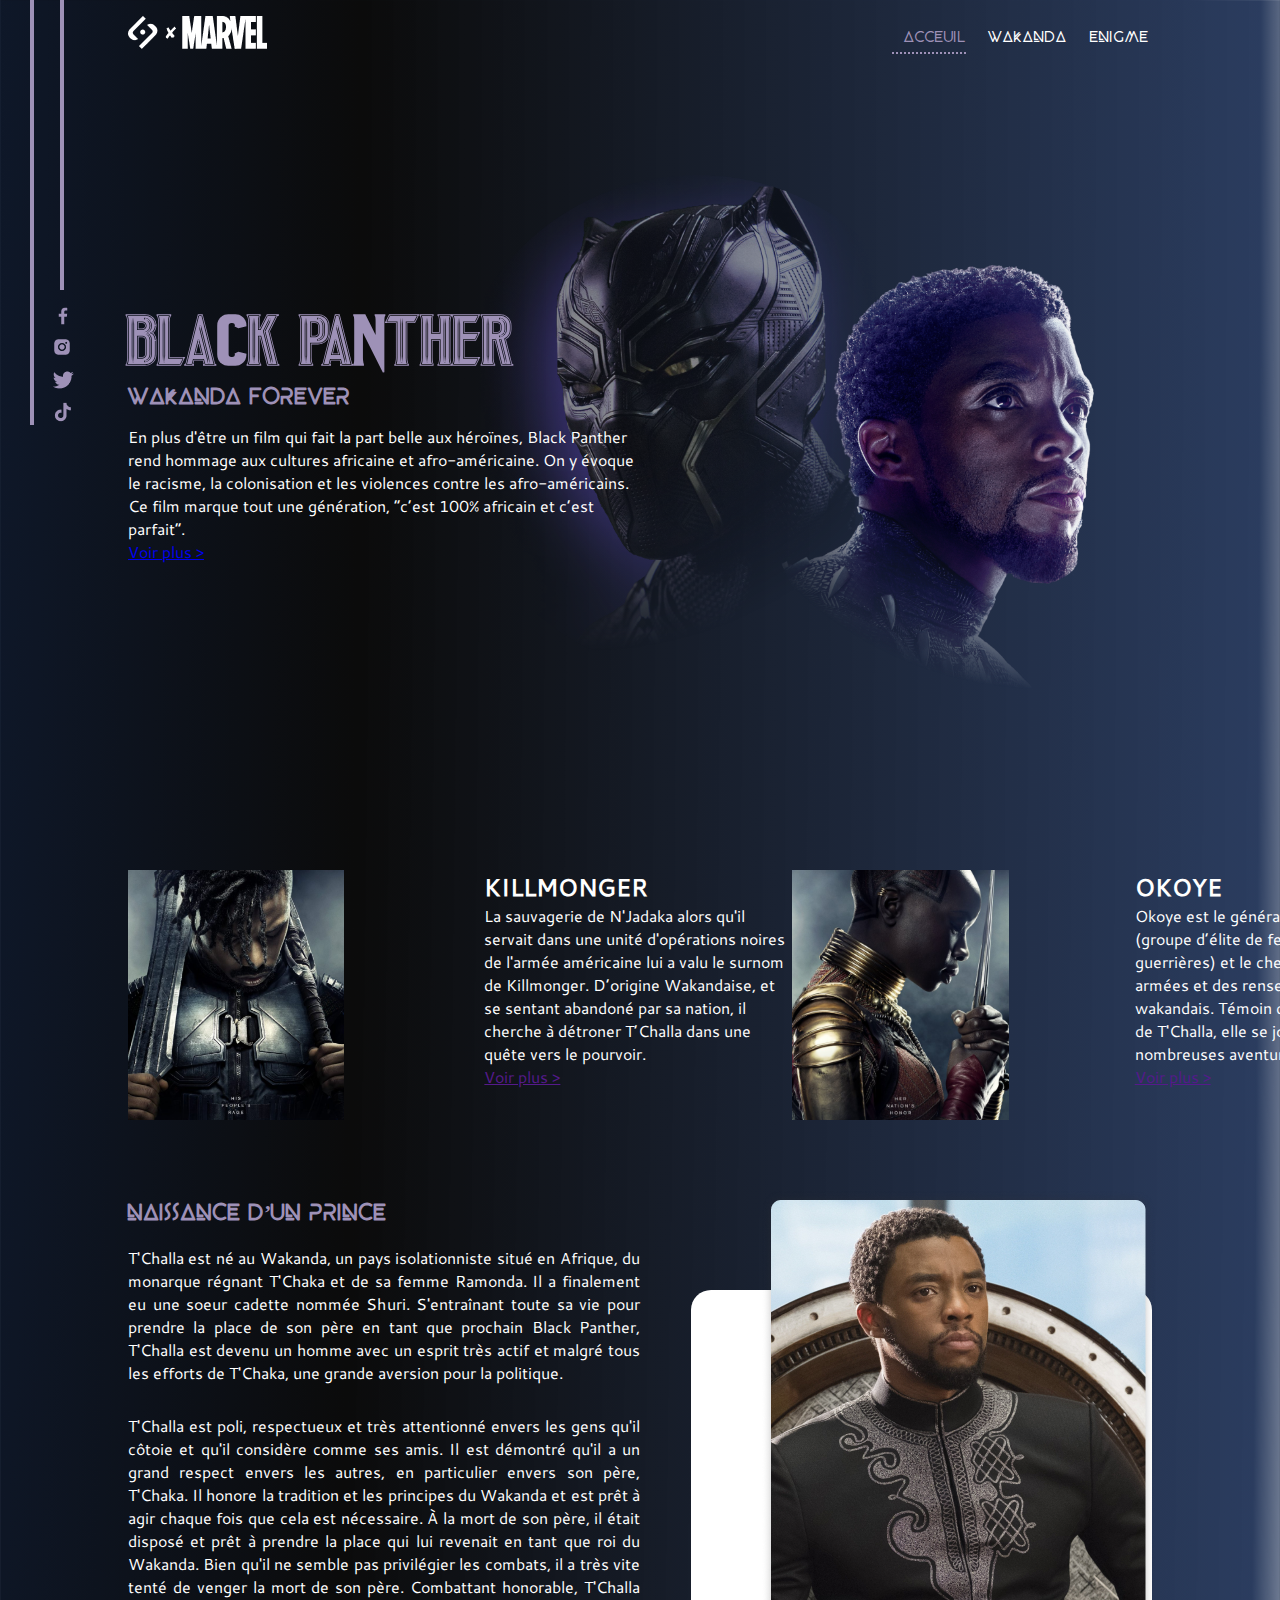
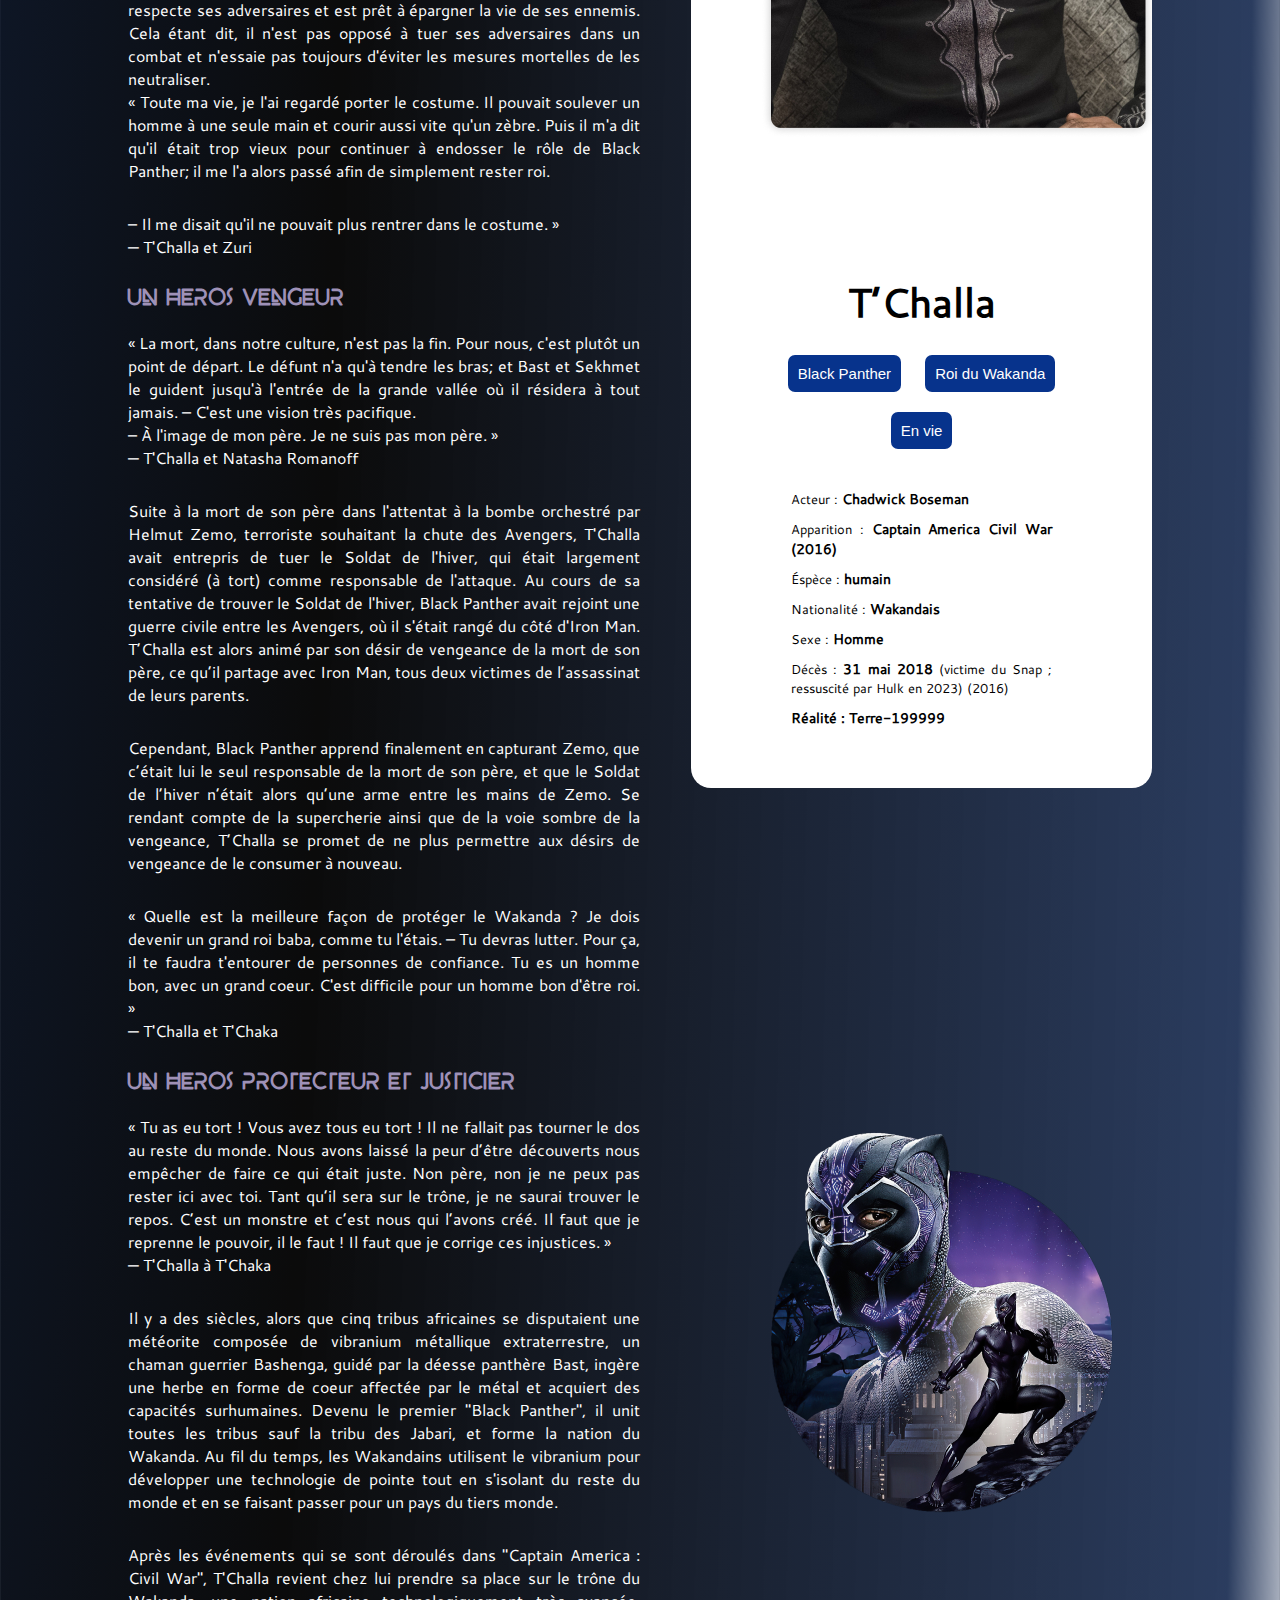
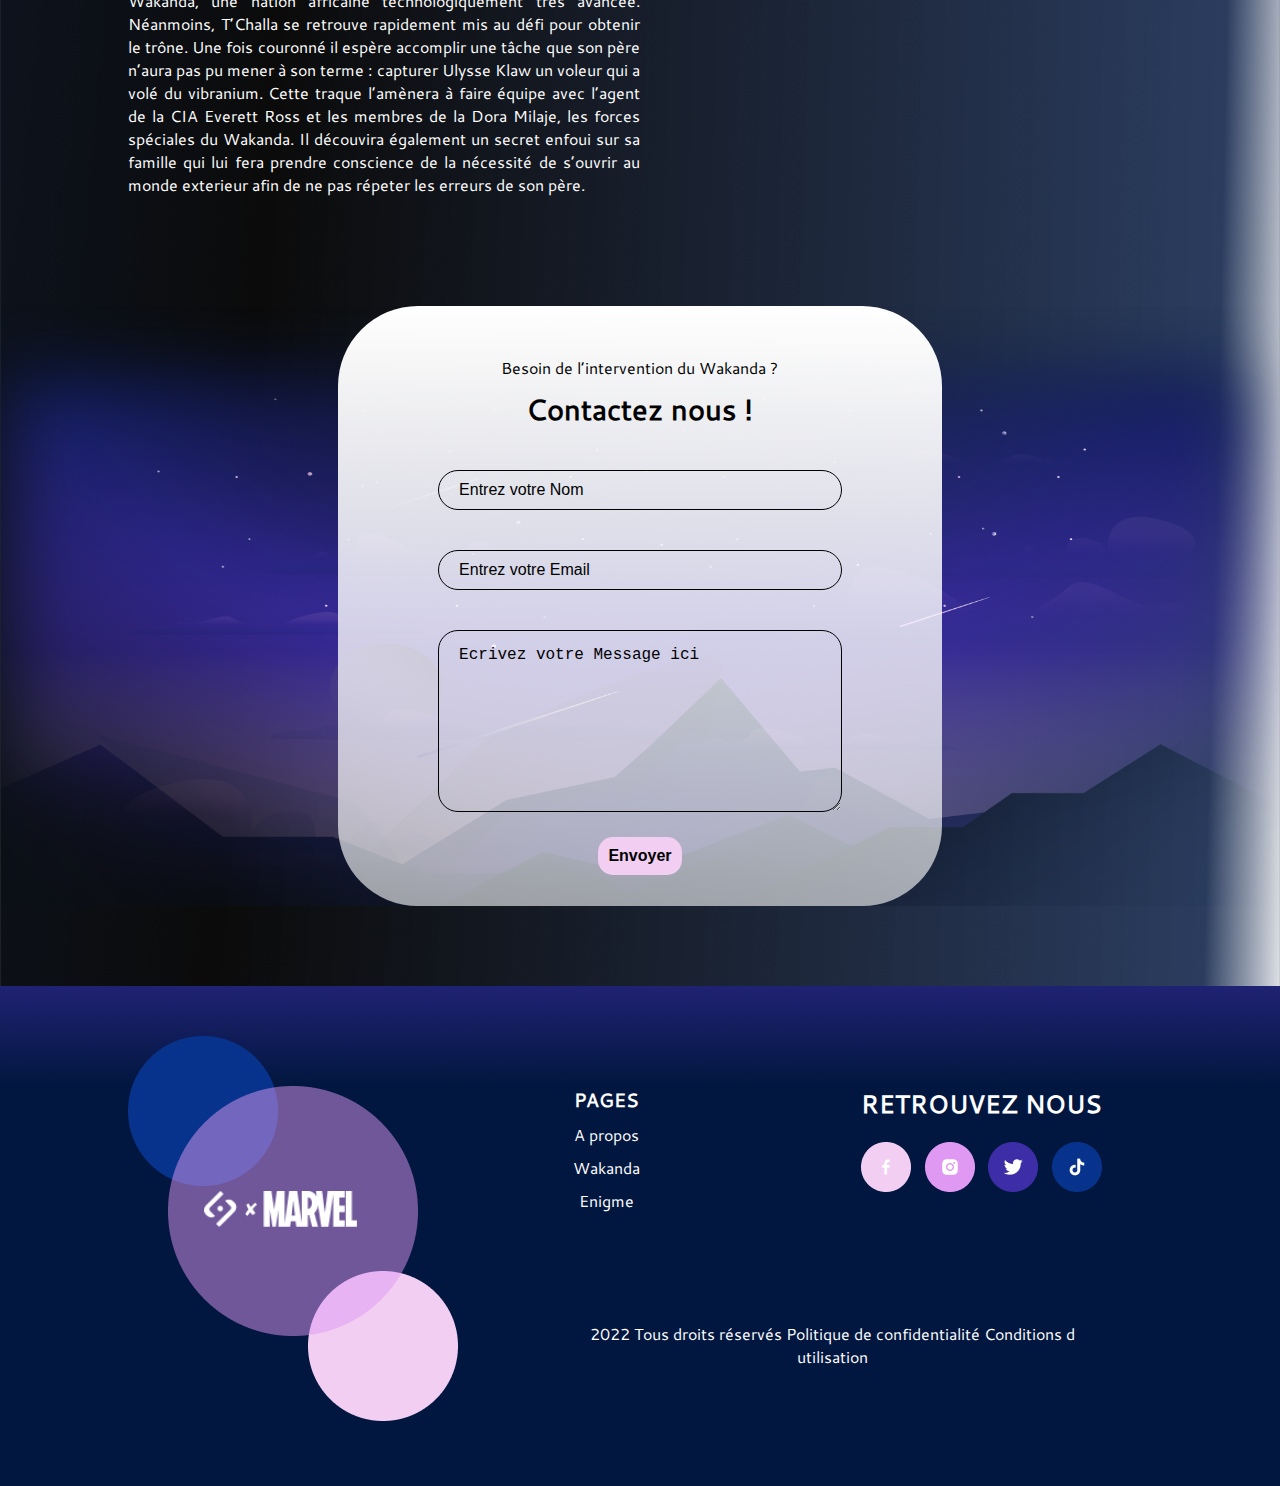
<file: index.html>
<!DOCTYPE html>
<html lang="fr">
  <head>
    <meta charset="UTF-8" />
    <meta http-equiv="X-UA-Compatible" content="IE=edge" />
    <meta name="viewport" content="width=device-width, initial-scale=1.0" />
    <link rel="stylesheet" href="./Assets/css/style.css" />
    <title>Accueil</title>
  </head>
  <body>
    <!-- partie concernant l'en tete et le menu -->
    <header>
      <nav class="navbar container">
        <div class="navbar_brand">
          <a href="index.html">
            <img
              src="./Assets/Illustrations_Logo/All_pages/footer2.png"
              alt=""
              srcset=""
            />
          </a>
        </div>
        <div class="navbar_menu">
          <a href="./index.html" class="navbar_link active">ACCEUIL</a>
          <a href="./wakanda.html" class="navbar_link">WAKANDA</a>
          <a href="./enigme.html" class="navbar_link">ENIGME</a>
        </div>
      </nav>
    </header>
    <main>
      <div class="scroll">
        <div class="left-bar"></div>
        <div class="mini-left-bar"></div>
        <div class="logo-socio">
          <img
            src="./Assets/Illustrations_Logo/All_pages/icon_facebook.png"
            alt="icon_facebook"
            srcset=""
          />
          <img
            src="./Assets/Illustrations_Logo/All_pages/icon_instagram.png"
            alt="icon_instagram"
            srcset=""
          />
          <img
            src="./Assets/Illustrations_Logo/All_pages/icon_twitter.png"
            alt="icon_twitter"
            srcset=""
          />
          <img
            src="./Assets/Illustrations_Logo/All_pages/icon_tiktok.png"
            alt="icon_tiktok"
            srcset=""
          />
        </div>
      </div>
      <!-- section concernant de l'hero -->
      <section id="hero">
        <div class="container">
          <div class="hero_wrapper">
            <div class="hero_content">
              <h1>BLACK PANTHER</h1>
              <h2>WAKANDA FOREVER</h2>
              <p class="texte">
                En plus d'être un film qui fait la part belle aux héroïnes,
                Black Panther rend hommage aux cultures africaine et
                afro-américaine. On y évoque le racisme, la colonisation et les
                violences contre les afro-américains. Ce film marque tout une
                génération, “c’est 100% africain et c’est parfait”.
              </p>
              <a href="#" class="voir-plus">Voir plus ></a>
            </div>
          </div>
        </div>
      </section>
      <section class="les_heros">
        <div class="t_heros container">
          <div class="un-hero">
            <div class="image-hero1"></div>
            <div class="hero-info">
              <h2 class="titre">KILLMONGER</h2>
              <p class="text">
                La sauvagerie de N'Jadaka alors qu'il servait dans une unité
                d'opérations noires de l'armée américaine lui a valu le surnom
                de Killmonger. D’origine Wakandaise, et se sentant abandoné par
                sa nation, il cherche à détroner T’Challa dans une quête vers le
                pourvoir.
              </p>
              <a href="" class="voir-plus">Voir plus ></a>
            </div>
          </div>
          <div class="un-hero">
            <div class="image-hero2"></div>
            <div class="hero-info">
              <h2 class="titre">OKOYE</h2>
              <p>
                Okoye est le général des Dora Milaje (groupe d’élite de femmes
                guerrières) et le chef des forces armées et des renseignements
                wakandais. Témoin du couronnement de T'Challa, elle se joint à
                lui dans de nombreuses aventures.
              </p>
              <a href="" class="voir-plus">Voir plus ></a>
            </div>
          </div>
          <div class="un-hero">
            <div class="image-hero"></div>
          </div>
        </div>
      </section>
      <!-- fin de la section concernant  -->

      <!-- section concernant la section de la naissance de l'hero -->
      <section id="section2">
        <div class="biographie-hero container">
          <div class="description">
            <h2 class="titre">Naissance d’un prince</h2>
            <p class="texte">
              T'Challa est né au Wakanda, un pays isolationniste situé en
              Afrique, du monarque régnant T'Chaka et de sa femme Ramonda. Il a
              finalement eu une soeur cadette nommée Shuri. S'entraînant toute
              sa vie pour prendre la place de son père en tant que prochain
              Black Panther, T'Challa est devenu un homme avec un esprit très
              actif et malgré tous les efforts de T'Chaka, une grande aversion
              pour la politique.
            </p>
            <p class="texte">
              T'Challa est poli, respectueux et très attentionné envers les gens
              qu'il côtoie et qu'il considère comme ses amis. Il est démontré
              qu'il a un grand respect envers les autres, en particulier envers
              son père, T'Chaka. Il honore la tradition et les principes du
              Wakanda et est prêt à agir chaque fois que cela est nécessaire. À
              la mort de son père, il était disposé et prêt à prendre la place
              qui lui revenait en tant que roi du Wakanda. Bien qu'il ne semble
              pas privilégier les combats, il a très vite tenté de venger la
              mort de son père. Combattant honorable, T'Challa respecte ses
              adversaires et est prêt à épargner la vie de ses ennemis. Cela
              étant dit, il n'est pas opposé à tuer ses adversaires dans un
              combat et n'essaie pas toujours d'éviter les mesures mortelles de
              les neutraliser. <br />
              « Toute ma vie, je l'ai regardé porter le costume. Il pouvait
              soulever un homme à une seule main et courir aussi vite qu'un
              zèbre. Puis il m'a dit qu'il était trop vieux pour continuer à
              endosser le rôle de Black Panther; il me l'a alors passé afin de
              simplement rester roi.
            </p>
            <p class="texte">
              – Il me disait qu'il ne pouvait plus rentrer dans le costume. »
              <br />
              — T'Challa et Zuri
            </p>

            <h2 class="titre">un heros vengeur</h2>
            <p class="texte">
              « La mort, dans notre culture, n'est pas la fin. Pour nous, c'est
              plutôt un point de départ. Le défunt n'a qu'à tendre les bras; et
              Bast et Sekhmet le guident jusqu'à l'entrée de la grande vallée où
              il résidera à tout jamais. – C'est une vision très pacifique.
              <br />

              – À l'image de mon père. Je ne suis pas mon père. » <br />

              — T'Challa et Natasha Romanoff
            </p>
            <p class="texte">
              Suite à la mort de son père dans l'attentat à la bombe orchestré
              par Helmut Zemo, terroriste souhaitant la chute des Avengers,
              T'Challa avait entrepris de tuer le Soldat de l'hiver, qui était
              largement considéré (à tort) comme responsable de l'attaque. Au
              cours de sa tentative de trouver le Soldat de l'hiver, Black
              Panther avait rejoint une guerre civile entre les Avengers, où il
              s'était rangé du côté d'Iron Man. T’Challa est alors animé par son
              désir de vengeance de la mort de son père, ce qu’il partage avec
              Iron Man, tous deux victimes de l’assassinat de leurs parents.
            </p>
            <p class="texte">
              Cependant, Black Panther apprend finalement en capturant Zemo, que
              c’était lui le seul responsable de la mort de son père, et que le
              Soldat de l’hiver n’était alors qu’une arme entre les mains de
              Zemo. Se rendant compte de la supercherie ainsi que de la voie
              sombre de la vengeance, T’Challa se promet de ne plus permettre
              aux désirs de vengeance de le consumer à nouveau.
            </p>
            <p class="texte">
              « Quelle est la meilleure façon de protéger le Wakanda ? Je dois
              devenir un grand roi baba, comme tu l'étais. – Tu devras lutter.
              Pour ça, il te faudra t'entourer de personnes de confiance. Tu es
              un homme bon, avec un grand coeur. C'est difficile pour un homme
              bon d'être roi. » <br />
              — T'Challa et T'Chaka
            </p>
            <h2 class="titre">un heros PROTECTEUR ET JUSTICIER</h2>
            <p class="texte">
              « Tu as eu tort ! Vous avez tous eu tort ! Il ne fallait pas
              tourner le dos au reste du monde. Nous avons laissé la peur d’être
              découverts nous empêcher de faire ce qui était juste. Non père,
              non je ne peux pas rester ici avec toi. Tant qu’il sera sur le
              trône, je ne saurai trouver le repos. C’est un monstre et c’est
              nous qui l’avons créé. Il faut que je reprenne le pouvoir, il le
              faut ! Il faut que je corrige ces injustices. » <br />
              — T'Challa à T'Chaka
            </p>
            <p class="texte">
              Il y a des siècles, alors que cinq tribus africaines se
              disputaient une météorite composée de vibranium métallique
              extraterrestre, un chaman guerrier Bashenga, guidé par la déesse
              panthère Bast, ingère une herbe en forme de coeur affectée par le
              métal et acquiert des capacités surhumaines. Devenu le premier
              "Black Panther", il unit toutes les tribus sauf la tribu des
              Jabari, et forme la nation du Wakanda. Au fil du temps, les
              Wakandains utilisent le vibranium pour développer une technologie
              de pointe tout en s'isolant du reste du monde et en se faisant
              passer pour un pays du tiers monde.
            </p>
            <p class="texte">
              Après les événements qui se sont déroulés dans "Captain America :
              Civil War", T'Challa revient chez lui prendre sa place sur le
              trône du Wakanda, une nation africaine technologiquement très
              avancée. Néanmoins, T’Challa se retrouve rapidement mis au défi
              pour obtenir le trône. Une fois couronné il espère accomplir une
              tâche que son père n’aura pas pu mener à son terme : capturer
              Ulysse Klaw un voleur qui a volé du vibranium. Cette traque
              l’amènera à faire équipe avec l’agent de la CIA Everett Ross et
              les membres de la Dora Milaje, les forces spéciales du Wakanda. Il
              découvira également un secret enfoui sur sa famille qui lui fera
              prendre conscience de la nécessité de s’ouvrir au monde exterieur
              afin de ne pas répeter les erreurs de son père.
            </p>
          </div>
          <div class="image-gauche">
            <div class="bloc-hero">
              <img
                src="./Assets/Illustrations_Logo/Accueil/Pantherhome5.png"
                alt=""
              />
              <h2 class="nom-hero">T’Challa</h2>
              <div class="groupe-bouton">
                <button>Black Panther</button>
                <button>Roi du Wakanda</button>
                <button>En vie</button>
              </div>
              <div class="text-biographie">
                <p class="texte-autor">
                  Acteur : <span class="bloder">Chadwick Boseman</span>
                </p>
                <p class="texte-autor">
                  Apparition :
                  <span class="bloder">Captain America Civil War (2016)</span>
                </p>
                <p class="texte-autor">
                  Éspèce : <span class="bloder">humain</span>
                </p>
                <p class="texte-autor">
                  Nationalité : <span class="bloder">Wakandais</span>
                </p>
                <p class="texte-autor">
                  Sexe : <span class="bloder">Homme</span>
                </p>
                <p class="texte-autor">
                  Décès :<span class="bloder"> 31 mai 2018 </span>(victime du
                  Snap ; ressuscité par Hulk en 2023) (2016)
                </p>
                <p class="texte-autor">
                  <span class="bloder">Réalité : Terre-199999</span>
                </p>
              </div>
            </div>
            <div class="image-ilustra">
              <img
                src="./Assets/Illustrations_Logo/Accueil/Pantherhome6.png"
                alt=""
              />
            </div>
          </div>
        </div>
      </section>
      <!-- fin de la deuxieme section -->

      <!-- section concernant a contactez nous -->
      <section id="section3">
        <div class="card-font container">
          <div class="contact">
            <form action="" method="post">
              <p class="texte">Besoin de l’intervention du Wakanda ?</p>
              <h2 class="titre">Contactez nous !</h2>
              <input type="text" placeholder="Entrez votre Nom" />
              <input type="email" placeholder="Entrez votre Email" />
              <textarea
                name=""
                id=""
                cols="30"
                rows="10"
                placeholder="Ecrivez votre Message ici"
              ></textarea>
              <br />
              <button type="submit">Envoyer</button>
            </form>
          </div>
        </div>
      </section>
      <!-- fin de la section contactez nous  -->
    </main>
    <!-- fin du main -->

    <!--  partie concernant au pied de la page d'accueil -->
    <footer>
      <div class="pied-page container">
        <div class="left-image">
          <img
            src="./Assets/Illustrations_Logo/All_pages/footer2.png"
            alt=""
            srcset=""
          />
        </div>

        <div class="card-right">
          <div class="card-social">
            <div class="page">
              <h3 class="titre-socio">PAGES</h3>
              <p class="texte">A propos</p>
              <p class="texte">Wakanda</p>
              <p class="texte">Enigme</p>
            </div>
            <div class="logo-socio">
              <h3 class="titre-socio">RETROUVEZ NOUS</h3>
              <div class="image-logo">
                <img
                  src="./Assets/Illustrations_Logo/All_pages/footer3.png"
                  alt=""
                  srcset=""
                />
                <img
                  src="./Assets/Illustrations_Logo/All_pages/footer4.png"
                  alt=""
                  srcset=""
                />
                <img
                  src="./Assets/Illustrations_Logo/All_pages/footer5.png"
                  alt=""
                  srcset=""
                />
                <img
                  src="./Assets/Illustrations_Logo/All_pages/footer6.png"
                  alt=""
                  srcset=""
                />
              </div>
            </div>
          </div>
          <div class="texte-fin">
            <p class="texte">
              2022 Tous droits réservés
              <span class="petit-point"></span> Politique de confidentialité
              <span class="petit-point"></span> Conditions d utilisation
            </p>
          </div>
        </div>
      </div>
    </footer>
  </body>
</html>
</file>
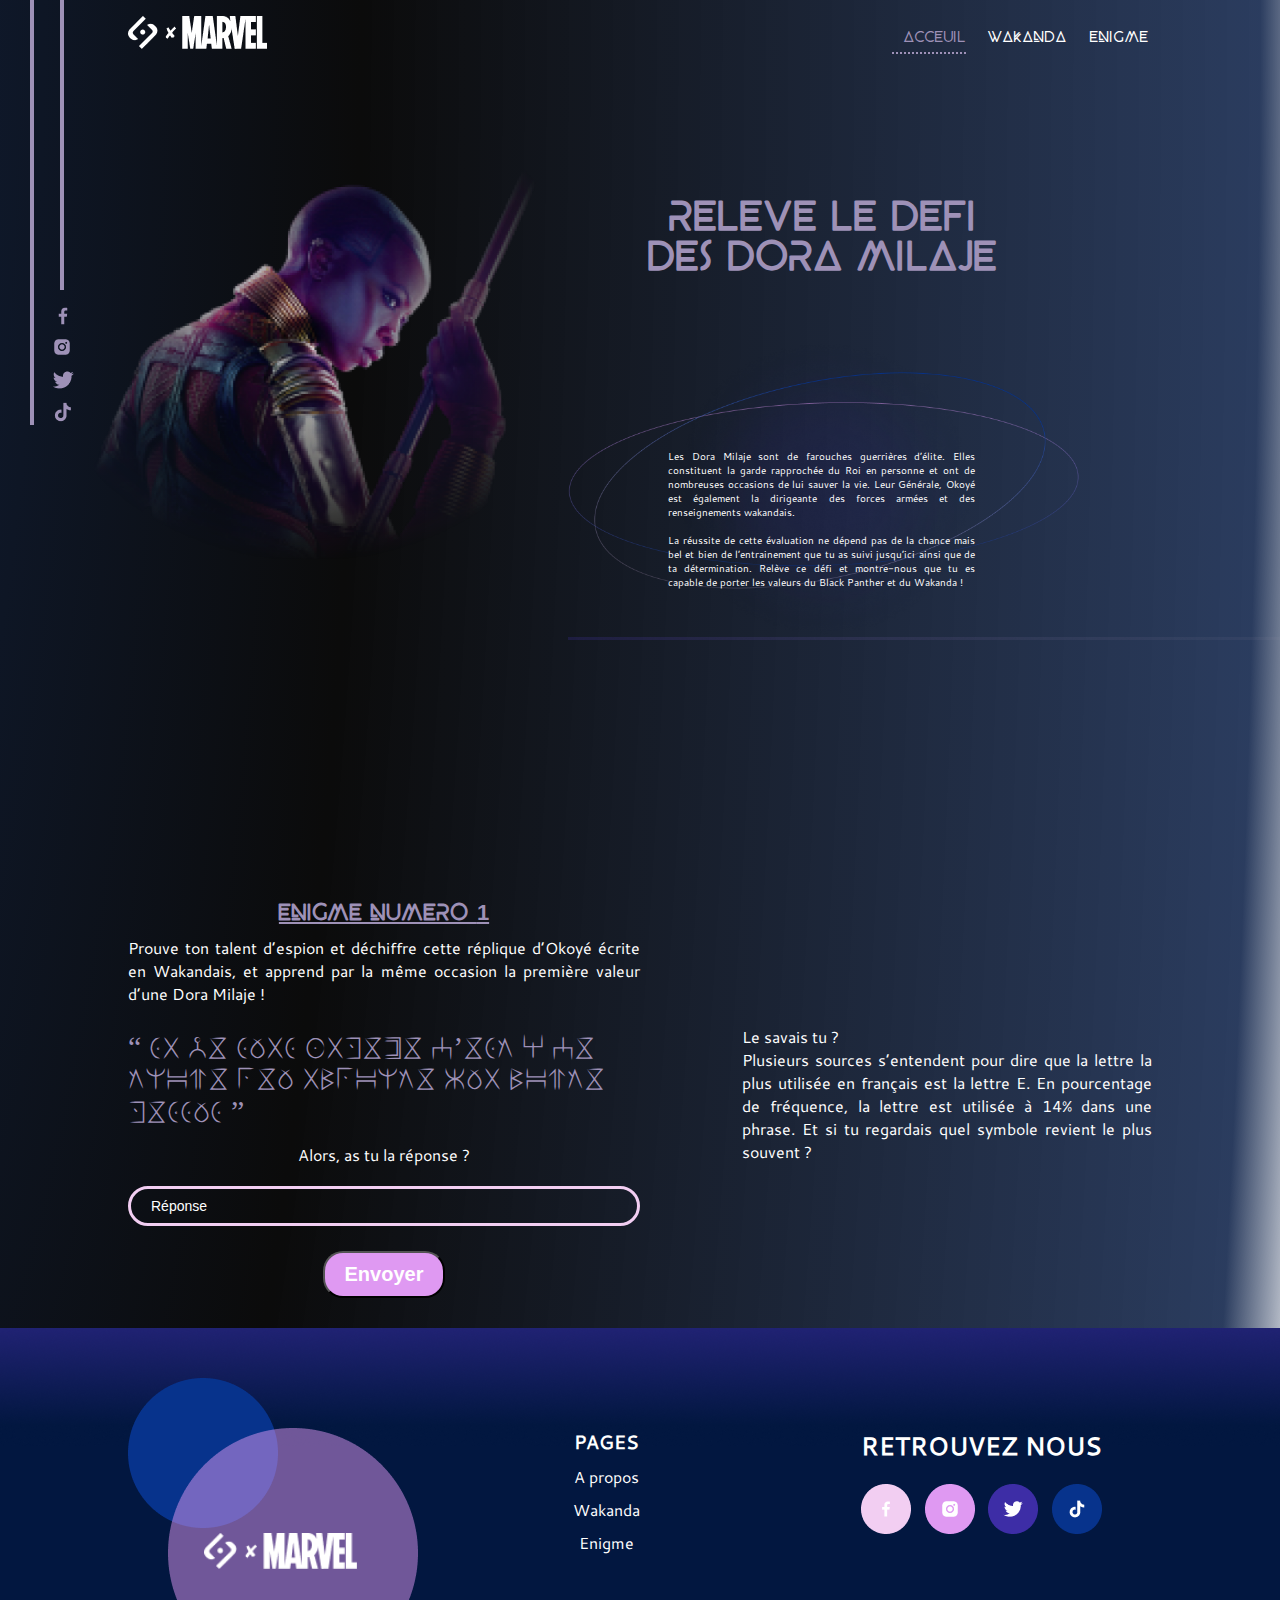
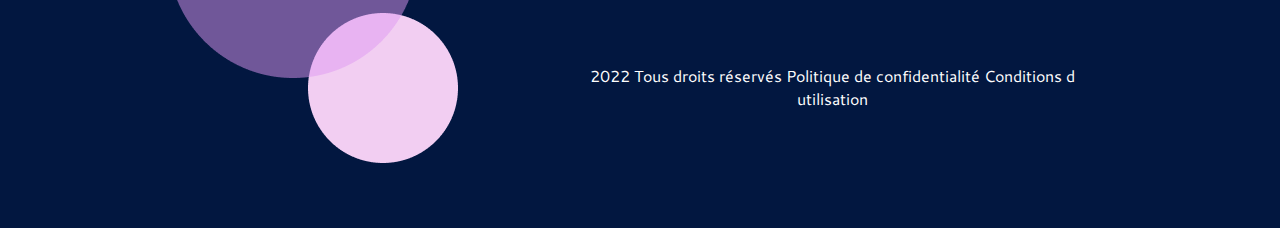
<file: enigme.html>
<!DOCTYPE html>
<html lang="fr">
  <head>
    <meta charset="UTF-8" />
    <meta http-equiv="X-UA-Compatible" content="IE=edge" />
    <meta name="viewport" content="width=device-width, initial-scale=1.0" />
    <link rel="stylesheet" href="./Assets/css/style.css" />
    <title>Enigme</title>
  </head>
  <body>
    <!-- partie concernant l'en tete et le menu -->
    <header>
      <nav class="navbar container">
        <div class="navbar_brand">
          <a href="index.html">
            <img
              src="./Assets/Illustrations_Logo/All_pages/footer2.png"
              alt=""
              srcset=""
            />
          </a>
        </div>
        <div class="navbar_menu">
          <a href="./index.html" class="navbar_link active">ACCEUIL</a>
          <a href="./wakanda.html" class="navbar_link">WAKANDA</a>
          <a href="./enigme.html" class="navbar_link">ENIGME</a>
        </div>
      </nav>
    </header>
    <main>
      <div class="scroll">
        <div class="left-bar"></div>
        <div class="mini-left-bar"></div>
        <div class="logo-socio">
          <img
            src="./Assets/Illustrations_Logo/All_pages/icon_facebook.png"
            alt="icon_facebook"
            srcset=""
          />
          <img
            src="./Assets/Illustrations_Logo/All_pages/icon_instagram.png"
            alt="icon_instagram"
            srcset=""
          />
          <img
            src="./Assets/Illustrations_Logo/All_pages/icon_twitter.png"
            alt="icon_twitter"
            srcset=""
          />
          <img
            src="./Assets/Illustrations_Logo/All_pages/icon_tiktok.png"
            alt="icon_tiktok"
            srcset=""
          />
        </div>
      </div>
      <!-- section concernant de l'hero -->
      <section id="enigme">
        <div class="enigme-contente container">
          <div class="texte-enigme">
            <h1>
              Releve le defi <br />
              des dora milaje
            </h1>
            <div class="cercle-font">
              <p class="texte">
                Les Dora Milaje sont de farouches guerrières d’élite. Elles
                constituent la garde rapprochée du Roi en personne et ont de
                nombreuses occasions de lui sauver la vie. Leur Générale, Okoyé
                est également la dirigeante des forces armées et des
                renseignements wakandais.
                <br />
                <br />
                La réussite de cette évaluation ne dépend pas de la chance mais
                bel et bien de l’entrainement que tu as suivi jusqu’ici ainsi
                que de ta détermination. Relève ce défi et montre-nous que tu es
                capable de porter les valeurs du Black Panther et du Wakanda !
              </p>
              <img
                class="image-tirait"
                src="./Assets/Illustrations_Logo/Enigme/Pantherenigme3.png"
                alt=""
                srcset=""
              />
            </div>
          </div>
        </div>
      </section>
      <section id="game">
        <div class="game-containe container">
          <div class="quiz">
            <form action="" method="post">
              <h2>ENIGME NUMERO <span>1</span></h2>
              <p class="texte">
                Prouve ton talent d’espion et déchiffre cette réplique d’Okoyé
                écrite en Wakandais, et apprend par la même occasion la première
                valeur d’une Dora Milaje !
              </p>
              <p class="question">
                “ SI JE SUIS FIDELE C’EST A CE TRONE PEU IMPORTE QUI MONTE
                DESSUS ”
              </p>
              <label for="Alors">Alors, as tu la réponse ?</label>
              <input type="text" name="" id="" placeholder="Réponse" />
              <button type="submit">Envoyer</button>
            </form>
          </div>
          <div class="texte-droite">
            <p class="titre">Le savais tu ?</p>
            <p class="texte">
              Plusieurs sources s’entendent pour dire que la lettre la plus
              utilisée en français est la lettre E. En pourcentage de fréquence,
              la lettre est utilisée à 14% dans une phrase. Et si tu regardais
              quel symbole revient le plus souvent ?
            </p>
          </div>
        </div>
      </section>
    </main>
    <!-- fin du main -->

    <!--  partie concernant au pied de la page d'accueil -->
    <footer>
      <div class="pied-page container">
        <div class="left-image">
          <img
            src="./Assets/Illustrations_Logo/All_pages/footer2.png"
            alt=""
            srcset=""
          />
        </div>

        <div class="card-right">
          <div class="card-social">
            <div class="page">
              <h3 class="titre-socio">PAGES</h3>
              <p class="texte">A propos</p>
              <p class="texte">Wakanda</p>
              <p class="texte">Enigme</p>
            </div>
            <div class="logo-socio">
              <h3 class="titre-socio">RETROUVEZ NOUS</h3>
              <div class="image-logo">
                <img
                  src="./Assets/Illustrations_Logo/All_pages/footer3.png"
                  alt=""
                  srcset=""
                />
                <img
                  src="./Assets/Illustrations_Logo/All_pages/footer4.png"
                  alt=""
                  srcset=""
                />
                <img
                  src="./Assets/Illustrations_Logo/All_pages/footer5.png"
                  alt=""
                  srcset=""
                />
                <img
                  src="./Assets/Illustrations_Logo/All_pages/footer6.png"
                  alt=""
                  srcset=""
                />
              </div>
            </div>
          </div>
          <div class="texte-fin">
            <p class="texte">
              2022 Tous droits réservés
              <span class="petit-point"></span> Politique de confidentialité
              <span class="petit-point"></span> Conditions d utilisation
            </p>
          </div>
        </div>
      </div>
    </footer>
  </body>
</html>
</file>
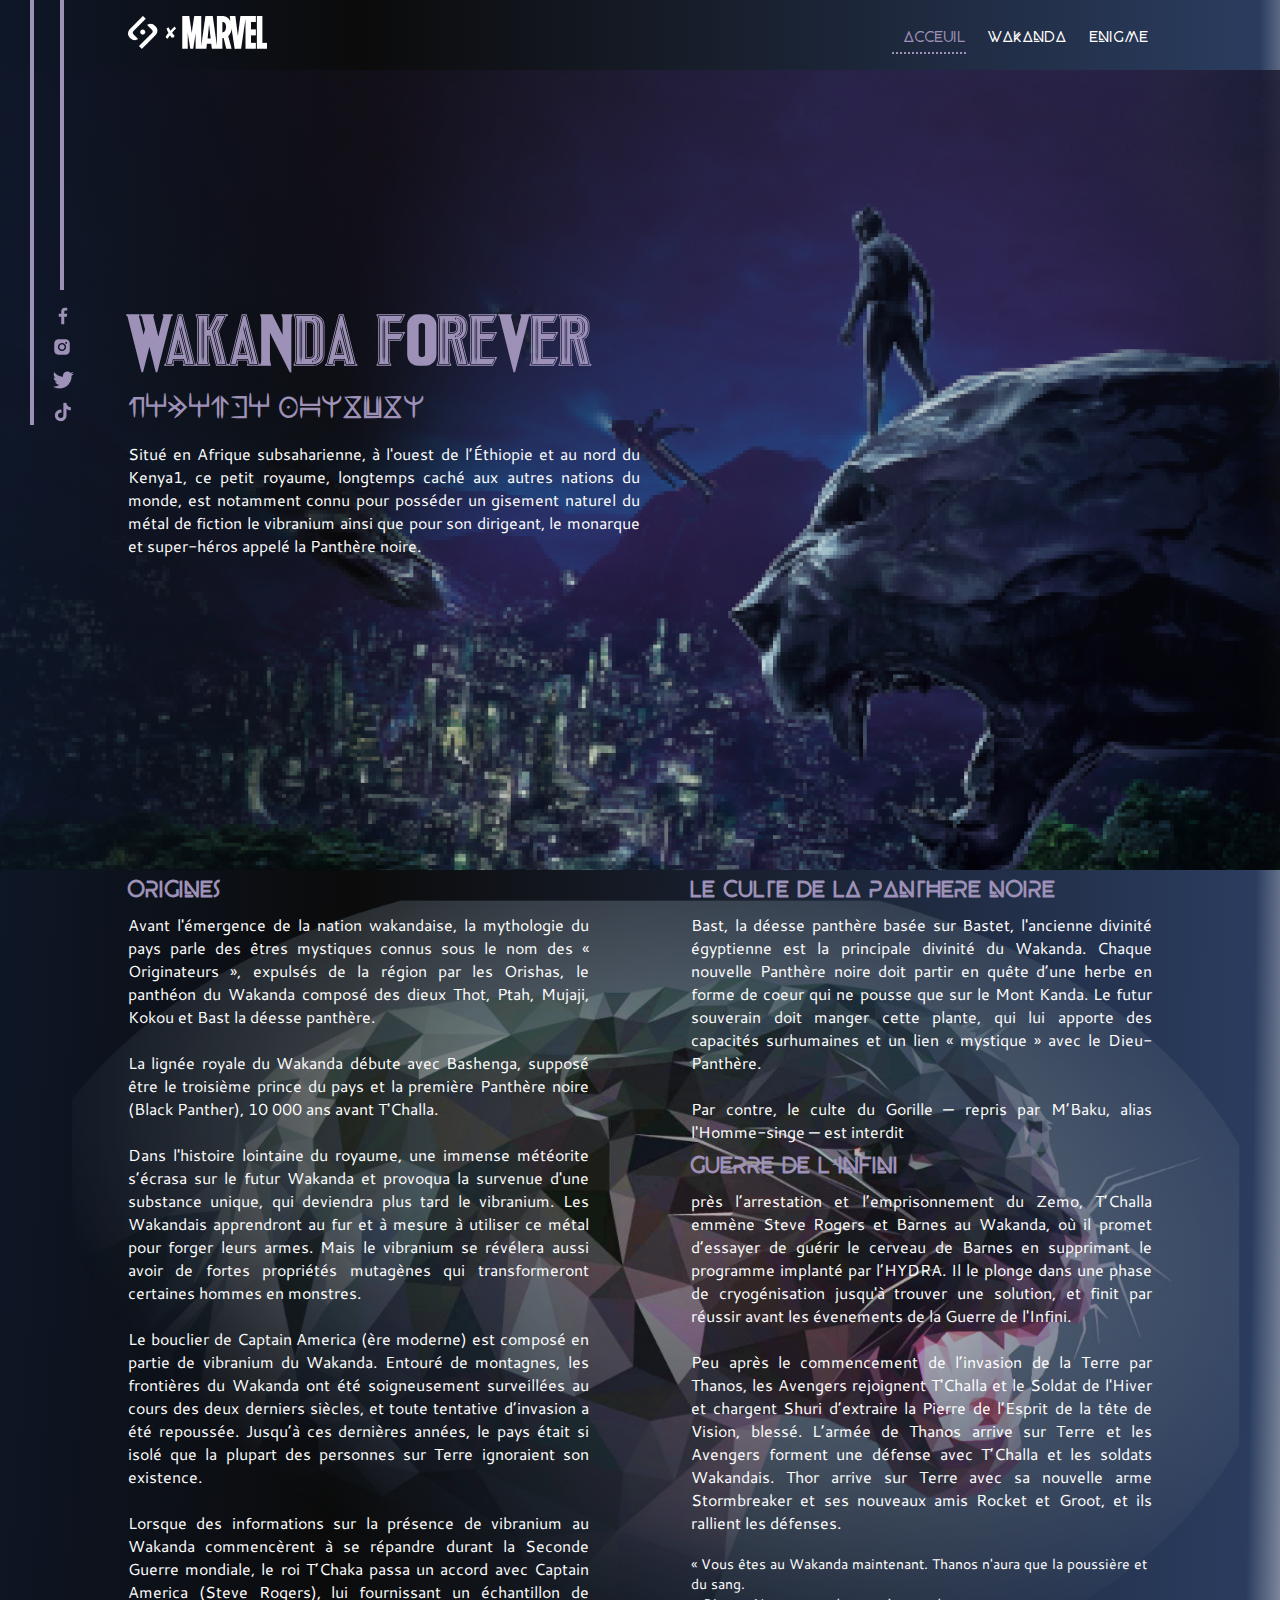
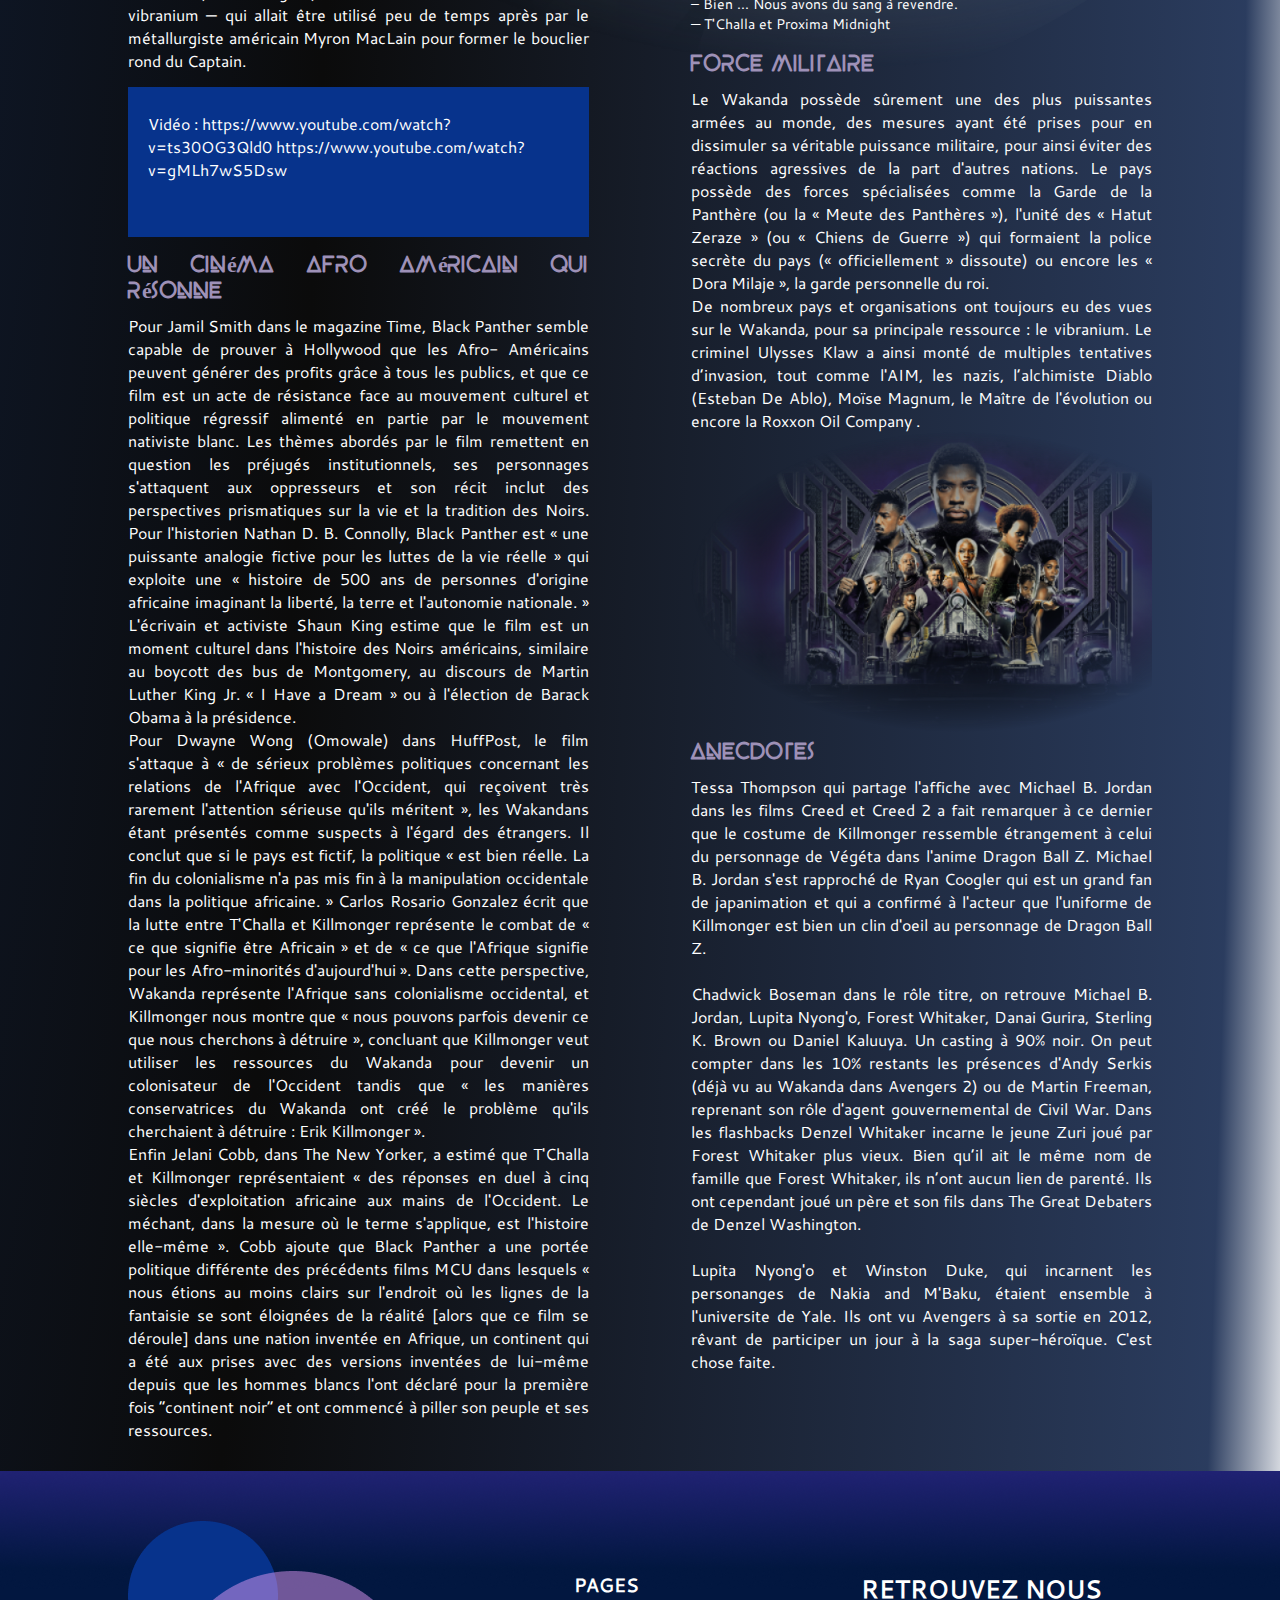
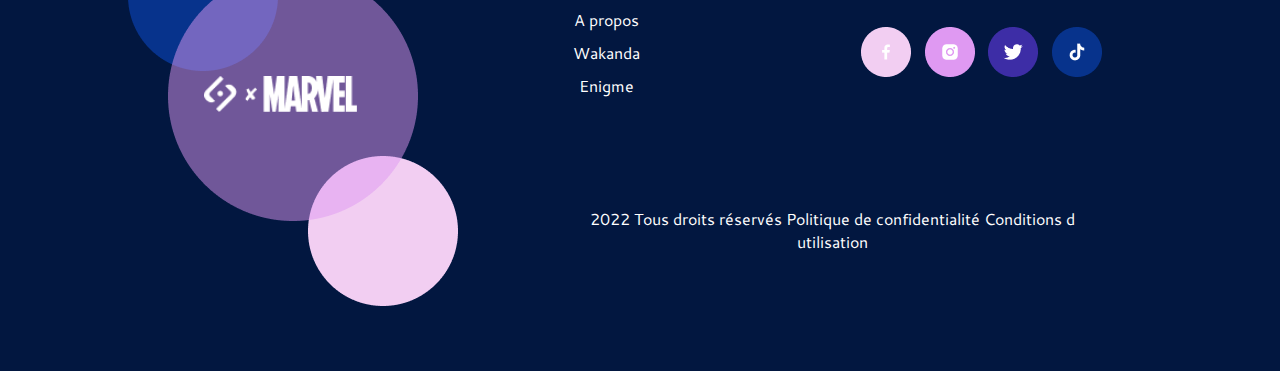
<file: wakanda.html>
<!DOCTYPE html>
<html lang="fr">
  <head>
    <meta charset="UTF-8" />
    <meta http-equiv="X-UA-Compatible" content="IE=edge" />
    <meta name="viewport" content="width=device-width, initial-scale=1.0" />
    <link rel="stylesheet" href="./Assets/css/style.css" />
    <title>Wakanda</title>
  </head>
  <body>
    <!-- partie concernant l'en tete et le menu -->
    <header>
      <nav class="navbar container">
        <div class="navbar_brand">
          <a href="index.html">
            <img
              src="./Assets/Illustrations_Logo/All_pages/footer2.png"
              alt=""
              srcset=""
            />
          </a>
        </div>
        <div class="navbar_menu">
          <a href="./index.html" class="navbar_link active">ACCEUIL</a>
          <a href="./wakanda.html" class="navbar_link">WAKANDA</a>
          <a href="./enigme.html" class="navbar_link">ENIGME</a>
        </div>
      </nav>
    </header>
    <main>
      <div class="scroll">
        <div class="left-bar"></div>
        <div class="mini-left-bar"></div>
        <div class="logo-socio">
          <img
            src="./Assets/Illustrations_Logo/All_pages/icon_facebook.png"
            alt="icon_facebook"
            srcset=""
          />
          <img
            src="./Assets/Illustrations_Logo/All_pages/icon_instagram.png"
            alt="icon_instagram"
            srcset=""
          />
          <img
            src="./Assets/Illustrations_Logo/All_pages/icon_twitter.png"
            alt="icon_twitter"
            srcset=""
          />
          <img
            src="./Assets/Illustrations_Logo/All_pages/icon_tiktok.png"
            alt="icon_tiktok"
            srcset=""
          />
        </div>
      </div>
      <!-- section concernant de l'hero wakanda-->
      <section id="hero-wakanda">
        <div class="wakanda container">
          <div class="hero_content">
            <h1>WAKANDA FOREVER</h1>
            <h2>WAKANDA FOREVER</h2>
            <p class="texte">
              Situé en Afrique subsaharienne, à l'ouest de l’Éthiopie et au nord
              du Kenya1, ce petit royaume, longtemps caché aux autres nations du
              monde, est notamment connu pour posséder un gisement naturel du
              métal de fiction le vibranium ainsi que pour son dirigeant, le
              monarque et super-héros appelé la Panthère noire.
            </p>
          </div>
        </div>
      </section>
      <!-- fin de la section concernant a l'hero wakanda -->
      <!-- section concernant a la description -->
      <section id="wakanda-description">
        <div class="description container">
          <div class="gauche">
            <h2 class="titre-wakanda">Origines</h2>
            <p class="texte-wakanda">
              Avant l'émergence de la nation wakandaise, la mythologie du pays
              parle des êtres mystiques connus sous le nom des « Originateurs »,
              expulsés de la région par les Orishas, le panthéon du Wakanda
              composé des dieux Thot, Ptah, Mujaji, Kokou et Bast la déesse
              panthère. <br /><br />
              La lignée royale du Wakanda débute avec Bashenga, supposé être le
              troisième prince du pays et la première Panthère noire (Black
              Panther), 10 000 ans avant T'Challa.
              <br /><br />
              Dans l'histoire lointaine du royaume, une immense météorite
              s’écrasa sur le futur Wakanda et provoqua la survenue d'une
              substance unique, qui deviendra plus tard le vibranium. Les
              Wakandais apprendront au fur et à mesure à utiliser ce métal pour
              forger leurs armes. Mais le vibranium se révélera aussi avoir de
              fortes propriétés mutagènes qui transformeront certaines hommes en
              monstres.
              <br /><br />
              Le bouclier de Captain America (ère moderne) est composé en partie
              de vibranium du Wakanda. Entouré de montagnes, les frontières du
              Wakanda ont été soigneusement surveillées au cours des deux
              derniers siècles, et toute tentative d’invasion a été repoussée.
              Jusqu’à ces dernières années, le pays était si isolé que la
              plupart des personnes sur Terre ignoraient son existence.
              <br /><br />
              Lorsque des informations sur la présence de vibranium au Wakanda
              commencèrent à se répandre durant la Seconde Guerre mondiale, le
              roi T’Chaka passa un accord avec Captain America (Steve Rogers),
              lui fournissant un échantillon de vibranium — qui allait être
              utilisé peu de temps après par le métallurgiste américain Myron
              MacLain pour former le bouclier rond du Captain.
            </p>
            <div class="bloc-lien">
              <p class="lien">
                Vidéo : https://www.youtube.com/watch?v=ts30OG3Qld0
                https://www.youtube.com/watch?v=gMLh7wS5Dsw
              </p>
            </div>
            <h2 class="titre-wakanda">Un cinéma afro américain qui résonne</h2>
            <p class="texte-wakanda">
              Pour Jamil Smith dans le magazine Time, Black Panther semble
              capable de prouver à Hollywood que les Afro- Américains peuvent
              générer des profits grâce à tous les publics, et que ce film est
              un acte de résistance face au mouvement culturel et politique
              régressif alimenté en partie par le mouvement nativiste blanc. Les
              thèmes abordés par le film remettent en question les préjugés
              institutionnels, ses personnages s'attaquent aux oppresseurs et
              son récit inclut des perspectives prismatiques sur la vie et la
              tradition des Noirs. Pour l'historien Nathan D. B. Connolly, Black
              Panther est « une puissante analogie fictive pour les luttes de la
              vie réelle » qui exploite une « histoire de 500 ans de personnes
              d'origine africaine imaginant la liberté, la terre et l'autonomie
              nationale. » L'écrivain et activiste Shaun King estime que le film
              est un moment culturel dans l'histoire des Noirs américains,
              similaire au boycott des bus de Montgomery, au discours de Martin
              Luther King Jr. « I Have a Dream » ou à l'élection de Barack Obama
              à la présidence.
              <br />
              Pour Dwayne Wong (Omowale) dans HuffPost, le film s'attaque à « de
              sérieux problèmes politiques concernant les relations de l'Afrique
              avec l'Occident, qui reçoivent très rarement l'attention sérieuse
              qu'ils méritent », les Wakandans étant présentés comme suspects à
              l'égard des étrangers. Il conclut que si le pays est fictif, la
              politique « est bien réelle. La fin du colonialisme n'a pas mis
              fin à la manipulation occidentale dans la politique africaine. »
              Carlos Rosario Gonzalez écrit que la lutte entre T'Challa et
              Killmonger représente le combat de « ce que signifie être Africain
              » et de « ce que l'Afrique signifie pour les Afro-minorités
              d'aujourd'hui ». Dans cette perspective, Wakanda représente
              l'Afrique sans colonialisme occidental, et Killmonger nous montre
              que « nous pouvons parfois devenir ce que nous cherchons à
              détruire », concluant que Killmonger veut utiliser les ressources
              du Wakanda pour devenir un colonisateur de l'Occident tandis que «
              les manières conservatrices du Wakanda ont créé le problème qu'ils
              cherchaient à détruire : Erik Killmonger ».
              <br />
              Enfin Jelani Cobb, dans The New Yorker, a estimé que T'Challa et
              Killmonger représentaient « des réponses en duel à cinq siècles
              d'exploitation africaine aux mains de l'Occident. Le méchant, dans
              la mesure où le terme s'applique, est l'histoire elle-même ». Cobb
              ajoute que Black Panther a une portée politique différente des
              précédents films MCU dans lesquels « nous étions au moins clairs
              sur l'endroit où les lignes de la fantaisie se sont éloignées de
              la réalité [alors que ce film se déroule] dans une nation inventée
              en Afrique, un continent qui a été aux prises avec des versions
              inventées de lui-même depuis que les hommes blancs l'ont déclaré
              pour la première fois “continent noir” et ont commencé à piller
              son peuple et ses ressources.
            </p>
          </div>
          <div class="droite">
            <h2 class="titre-wakanda">Le culte de la panthere noire</h2>
            <p class="texte-wakanda">
              Bast, la déesse panthère basée sur Bastet, l'ancienne divinité
              égyptienne est la principale divinité du Wakanda. Chaque nouvelle
              Panthère noire doit partir en quête d’une herbe en forme de coeur
              qui ne pousse que sur le Mont Kanda. Le futur souverain doit
              manger cette plante, qui lui apporte des capacités surhumaines et
              un lien « mystique » avec le Dieu-Panthère. <br /><br />
              Par contre, le culte du Gorille — repris par M’Baku, alias
              l'Homme-singe — est interdit
            </p>
            <h2 class="titre-wakanda">Guerre de l’INFINI</h2>
            <p class="texte-wakanda">
              près l’arrestation et l’emprisonnement du Zemo, T’Challa emmène
              Steve Rogers et Barnes au Wakanda, où il promet d’essayer de
              guérir le cerveau de Barnes en supprimant le programme implanté
              par l’HYDRA. Il le plonge dans une phase de cryogénisation jusqu'à
              trouver une solution, et finit par réussir avant les évenements de
              la Guerre de l'Infini. <br /><br />
              Peu après le commencement de l’invasion de la Terre par Thanos,
              les Avengers rejoignent T'Challa et le Soldat de l'Hiver et
              chargent Shuri d’extraire la Pierre de l’Esprit de la tête de
              Vision, blessé. L’armée de Thanos arrive sur Terre et les Avengers
              forment une défense avec T’Challa et les soldats Wakandais. Thor
              arrive sur Terre avec sa nouvelle arme Stormbreaker et ses
              nouveaux amis Rocket et Groot, et ils rallient les défenses.
            </p>
            <p class="petit-texte">
              « Vous êtes au Wakanda maintenant. Thanos n'aura que la poussière
              et du sang. <br />
              – Bien ... Nous avons du sang à revendre. <br />
              — T'Challa et Proxima Midnight
            </p>
            <h2 class="titre-wakanda">Force militaire</h2>
            <p class="texte-wakanda">
              Le Wakanda possède sûrement une des plus puissantes armées au
              monde, des mesures ayant été prises pour en dissimuler sa
              véritable puissance militaire, pour ainsi éviter des réactions
              agressives de la part d'autres nations. Le pays possède des forces
              spécialisées comme la Garde de la Panthère (ou la « Meute des
              Panthères »), l'unité des « Hatut Zeraze » (ou « Chiens de Guerre
              ») qui formaient la police secrète du pays (« officiellement »
              dissoute) ou encore les « Dora Milaje », la garde personnelle du
              roi.
              <br />
              De nombreux pays et organisations ont toujours eu des vues sur le
              Wakanda, pour sa principale ressource : le vibranium. Le criminel
              Ulysses Klaw a ainsi monté de multiples tentatives d’invasion,
              tout comme l'AIM, les nazis, l’alchimiste Diablo (Esteban De
              Ablo), Moïse Magnum, le Maître de l'évolution ou encore la Roxxon
              Oil Company .
            </p>
            <div class="les-heros"></div>
            <h2 class="titre-wakanda">Anecdotes</h2>
            <p class="texte-wakanda">
              Tessa Thompson qui partage l'affiche avec Michael B. Jordan dans
              les films Creed et Creed 2 a fait remarquer à ce dernier que le
              costume de Killmonger ressemble étrangement à celui du personnage
              de Végéta dans l'anime Dragon Ball Z. Michael B. Jordan s'est
              rapproché de Ryan Coogler qui est un grand fan de japanimation et
              qui a confirmé à l'acteur que l'uniforme de Killmonger est bien un
              clin d'oeil au personnage de Dragon Ball Z. <br /><br />
              Chadwick Boseman dans le rôle titre, on retrouve Michael B.
              Jordan, Lupita Nyong'o, Forest Whitaker, Danai Gurira, Sterling K.
              Brown ou Daniel Kaluuya. Un casting à 90% noir. On peut compter
              dans les 10% restants les présences d'Andy Serkis (déjà vu au
              Wakanda dans Avengers 2) ou de Martin Freeman, reprenant son rôle
              d'agent gouvernemental de Civil War. Dans les flashbacks Denzel
              Whitaker incarne le jeune Zuri joué par Forest Whitaker plus
              vieux. Bien qu’il ait le même nom de famille que Forest Whitaker,
              ils n’ont aucun lien de parenté. Ils ont cependant joué un père et
              son fils dans The Great Debaters de Denzel Washington.
              <br /><br />
              Lupita Nyong'o et Winston Duke, qui incarnent les personanges de
              Nakia and M'Baku, étaient ensemble à l'universite de Yale. Ils ont
              vu Avengers à sa sortie en 2012, rêvant de participer un jour à la
              saga super-héroïque. C'est chose faite.
            </p>
          </div>
        </div>
      </section>
    </main>
    <!-- fin du main -->

    <!--  partie concernant au pied de la page d'accueil -->
    <footer>
      <div class="pied-page container">
        <div class="left-image">
          <img
            src="./Assets/Illustrations_Logo/All_pages/footer2.png"
            alt=""
            srcset=""
          />
        </div>

        <div class="card-right">
          <div class="card-social">
            <div class="page">
              <h3 class="titre-socio">PAGES</h3>
              <p class="texte">A propos</p>
              <p class="texte">Wakanda</p>
              <p class="texte">Enigme</p>
            </div>
            <div class="logo-socio">
              <h3 class="titre-socio">RETROUVEZ NOUS</h3>
              <div class="image-logo">
                <img
                  src="./Assets/Illustrations_Logo/All_pages/footer3.png"
                  alt=""
                  srcset=""
                />
                <img
                  src="./Assets/Illustrations_Logo/All_pages/footer4.png"
                  alt=""
                  srcset=""
                />
                <img
                  src="./Assets/Illustrations_Logo/All_pages/footer5.png"
                  alt=""
                  srcset=""
                />
                <img
                  src="./Assets/Illustrations_Logo/All_pages/footer6.png"
                  alt=""
                  srcset=""
                />
              </div>
            </div>
          </div>
          <div class="texte-fin">
            <p class="texte">
              2022 Tous droits réservés
              <span class="petit-point"></span> Politique de confidentialité
              <span class="petit-point"></span> Conditions d utilisation
            </p>
          </div>
        </div>
      </div>
    </footer>
  </body>
</html>
</file>
<file: Assets/css/style.css>
@font-face {
  font-family: "panthera";
  src: url("../police/panthera.otf");
}
@font-face {
  font-family: "beyno";
  src: url("../police/BEYNO.otf");
}
@font-face {
  font-family: "cantarel";
  src: url("../police/Cantarell-Regular.ttf");
}
@font-face {
  font-family: "wakanda";
  src: url("../police/WakandaForever-Regular.ttf");
}
* {
  margin: 0;
  padding: 0;
  box-sizing: border-box;
}

.container {
  width: 80%;
  margin: 0 auto;
}

body {
  background: radial-gradient(126.67% 350.28% at -21.35% 0%, #11213f 0%, #0b0b0b 39.1%, rgba(2, 23, 64, 0.837641) 94.57%, rgba(2, 23, 64, 0) 100%);
  font-family: "cantarel", "sans serif";
  font-size: 16px;
  color: #ffffff;
}
body #hero-wakanda .wakanda .hero_content h1, #hero-wakanda .wakanda .hero_content body h1, body #hero .hero_wrapper .hero_content h1, #hero .hero_wrapper .hero_content body h1 {
  font-family: "panthera", "sans seirf";
  font-size: 50px;
  color: #9e91b7;
}
body #game h2, #game body h2, body #wakanda-description .titre-wakanda, #wakanda-description body .titre-wakanda, body #section2 .biographie-hero .description .titre, #section2 .biographie-hero .description body .titre, body #hero .hero_wrapper .hero_content h2, #hero .hero_wrapper .hero_content body h2 {
  font-family: "beyno", "sans serif";
  font-size: 22px;
  color: #9e91b7;
}
body #enigme .enigme-contente .texte-enigme h1, #enigme .enigme-contente .texte-enigme body h1 {
  font-family: "beyno", "sans serif";
  font-size: 40px;
  color: #9e91b7;
}
body #game .question, #game body .question, body #hero-wakanda .wakanda .hero_content h2, #hero-wakanda .wakanda .hero_content body h2 {
  font-family: "wakanda", "sans serif";
  font-size: 30px;
  color: #9e91b7;
}
body #section2 .biographie-hero .image-gauche .bloc-hero .nom-hero, #section2 .biographie-hero .image-gauche .bloc-hero body .nom-hero {
  font-family: "cantarel", "sans serif";
  font-weight: bold;
  font-size: 40px;
}

.navbar {
  display: flex;
  align-items: center;
  justify-content: space-between;
  padding: 16px 0;
}
.navbar_link {
  text-decoration: none;
  color: #ffffff;
  margin: 0.2rem;
  padding-left: 12px;
  font-family: "beyno", "sana serif";
  font-size: 15px;
}
.navbar_link:hover {
  text-decoration: underline;
  color: #9e91b7;
}
.navbar_link.active {
  color: #9e91b7;
  border-bottom: 2px dotted #9e91b7;
  padding-bottom: 6px;
}

.scroll .left-bar, .scroll .mini-left-bar {
  height: 425px;
  border: 2px solid #9e91b7;
  position: absolute;
  left: 30px;
  top: 0;
}
.scroll .mini-left-bar {
  height: 290px;
  left: 60px;
}
.scroll .logo-socio {
  height: 140px;
  display: flex;
  flex-direction: column;
  position: absolute;
  top: 300px;
  left: 52px;
}
.scroll .logo-socio img {
  margin-top: 5px;
  margin-bottom: 5px;
}

#hero {
  height: calc(100vh - 100px);
  background-image: url("../Illustrations_Logo/Accueil/Pantherhome1..png");
  background-repeat: no-repeat;
  background-size: 65%;
  background-position: center right;
}
#hero .hero_wrapper .hero_content {
  width: 40%;
  position: absolute;
  top: 35%;
}
#hero .hero_wrapper .hero_content h2 {
  padding: 15px 0;
}

.t_heros {
  display: flex;
  justify-content: space-between;
}

.un-hero {
  display: flex;
  justify-items: center;
}
.un-hero .image-hero1 {
  background-image: url("../Illustrations_Logo/Accueil/Pantherhome2.png");
  background-repeat: no-repeat;
  background-size: contain;
  height: 250px;
  width: 500px;
}
.un-hero .image-hero2 {
  background-image: url("../Illustrations_Logo/Accueil/Pantherhome3.png");
  background-repeat: no-repeat;
  background-size: contain;
  height: 250px;
  width: 500px;
}
.un-hero .hero-info {
  height: auto;
  width: 65%;
}

#section2 {
  margin-top: 70px;
  align-items: center;
}
#section2 .biographie-hero {
  display: flex;
  justify-content: space-between;
  width: 80%;
  margin: 30px auto;
}
#section2 .biographie-hero .description {
  width: 50%;
}
#section2 .biographie-hero .description .titre {
  margin-top: 10px;
  margin-bottom: 20px;
}
#section2 .biographie-hero .description .texte {
  margin-bottom: 30px;
  text-align: justify;
}
#section2 .biographie-hero .image-gauche {
  width: 45%;
}
#section2 .biographie-hero .image-gauche .bloc-hero {
  position: relative;
  top: 100px;
  display: block;
  text-align: justify;
  background-color: #ffffff;
  background-size: 10%;
  padding: 30px 70px;
  border-radius: 20px;
}
#section2 .biographie-hero .image-gauche .bloc-hero .nom-hero {
  text-align: center;
  color: #000000;
}
#section2 .biographie-hero .image-gauche .bloc-hero img {
  position: relative;
  bottom: 130px;
}
#section2 .biographie-hero .image-gauche .bloc-hero .groupe-bouton {
  text-align: center;
  margin-top: 15px;
  margin-bottom: 15px;
}
#section2 .biographie-hero .image-gauche .bloc-hero .groupe-bouton button {
  padding: 10px;
  background-color: #07338c;
  color: #ffffff;
  margin: 10px;
  border: none;
  border-radius: 7px;
  font-size: 15px;
}
#section2 .biographie-hero .image-gauche .bloc-hero .groupe-bouton button:hover {
  cursor: pointer;
}
#section2 .biographie-hero .image-gauche .bloc-hero .text-biographie {
  display: block;
  margin: 30px;
}
#section2 .biographie-hero .image-gauche .bloc-hero .text-biographie .texte-autor {
  font-size: 13px;
  margin-bottom: 10px;
  color: #000000;
}
#section2 .biographie-hero .image-gauche .bloc-hero .text-biographie .texte-autor .bloder {
  font-weight: bold;
  font-size: 14px;
  color: #000000;
}
#section2 .biographie-hero .image-gauche .image-ilustra {
  text-align: center;
  position: relative;
  top: 400px;
  width: 500px center;
}

#section3 {
  background-image: url(../Illustrations_Logo/Accueil/Pantherhome7.png);
  background-repeat: no-repeat;
  background-size: cover;
  height: 50%;
  padding: 0 100px;
}
#section3 .card-font {
  width: 80%;
  margin: 0 auto;
}
#section3 .card-font .contact {
  background-image: linear-gradient(#ffffff, rgba(255, 255, 255, 0.6));
  border-radius: 80px;
  width: 70%;
  height: 600px;
  color: #000000;
  display: block;
  margin: 80px auto;
  padding: 50px;
  text-align: center;
}
#section3 .card-font .contact form .texte {
  text-align: center;
  font-size: 16px;
  margin-bottom: 10px;
}
#section3 .card-font .contact form .titre {
  font-weight: bold;
  font-size: 29px;
  text-align: center;
  margin-bottom: 20px;
}
#section3 .card-font .contact form input {
  width: 80%;
  height: 40px;
  border: solid 1px #000000;
  border-radius: 20px;
  margin-top: 20px;
  margin-bottom: 20px;
  font-size: 16px;
  background: none;
}
#section3 .card-font .contact form input::-moz-placeholder {
  color: #000000;
  padding: 15px 20px;
}
#section3 .card-font .contact form input:-ms-input-placeholder {
  color: #000000;
  padding: 15px 20px;
}
#section3 .card-font .contact form input::placeholder {
  color: #000000;
  padding: 15px 20px;
}
#section3 .card-font .contact form textarea {
  width: 80%;
  border: solid 1px #000000;
  border-radius: 20px;
  font-size: 16px;
  margin-top: 20px;
  margin-bottom: 20px;
  background: none;
}
#section3 .card-font .contact form textarea::-moz-placeholder {
  color: #000000;
  padding: 15px 20px;
}
#section3 .card-font .contact form textarea:-ms-input-placeholder {
  color: #000000;
  padding: 15px 20px;
}
#section3 .card-font .contact form textarea::placeholder {
  color: #000000;
  padding: 15px 20px;
}
#section3 .card-font .contact form button {
  padding: 10px;
  background-color: #f2cef2;
  color: #000000;
  text-align: center;
  font-size: 16px;
  border-radius: 15px;
  border: none;
  font-weight: bold;
}
#section3 .card-font .contact form button:hover {
  cursor: pointer;
}

#hero-wakanda {
  height: calc(100vh - 100px);
  width: 100%;
  background-image: url("../Illustrations_Logo/Wakanda/Pantherwakanda1.png");
  background-repeat: no-repeat;
  background-position: center -100px;
  background-size: 100% cover;
}
#hero-wakanda .wakanda .hero_content {
  width: 40%;
  position: absolute;
  top: 35%;
}
#hero-wakanda .wakanda .hero_content h2 {
  padding: 20px 0px;
}
#hero-wakanda .wakanda .hero_content .texte {
  text-align: justify;
}

#wakanda-description {
  background-image: url(../Illustrations_Logo/Wakanda/Pantherwakanda2.png);
  background-repeat: no-repeat;
  background-position: top center;
  background-size: 100%;
  margin-bottom: 30px;
}
#wakanda-description .description {
  width: 80%;
  display: flex;
  justify-content: space-between;
}
#wakanda-description .description .gauche {
  width: 45%;
}
#wakanda-description .description .droite {
  width: 45%;
}
#wakanda-description .titre-wakanda {
  text-align: justify;
  margin: 10px 0;
}
#wakanda-description .texte-wakanda {
  text-align: justify;
}
#wakanda-description .petit-texte {
  font-size: 14px;
  margin: 20px 0;
}
#wakanda-description .bloc-lien {
  height: 150px;
  width: 100%;
  background-color: #07338c;
  align-items: center;
  margin: 15px 0;
  padding: 25px 20px;
}
#wakanda-description .les-heros {
  width: 100%;
  height: 300px;
  background-image: url(../Illustrations_Logo/Wakanda/Pantherwakanda2-1.png);
  background-repeat: no-repeat;
  background-size: cover;
  padding: 20px;
}

#enigme {
  height: calc(100vh - 100px);
  background-image: url(../Illustrations_Logo/Enigme/Pantherenigme1.png);
  background-repeat: no-repeat;
  background-size: 50%;
  background-position: 50px -15px;
}
#enigme .enigme-contente {
  width: 40%;
  position: absolute;
  top: 200px;
  right: 200px;
  text-align: center;
}
#enigme .enigme-contente .texte-enigme h1 {
  font-size: 40px;
}
#enigme .enigme-contente .texte-enigme .cercle-font {
  margin-top: 50px;
  padding: 50px;
  width: 100%;
  height: 310px;
  background-image: url(../Illustrations_Logo/Enigme/Pantherenigme2.png);
  background-repeat: no-repeat;
  background-size: cover;
}
#enigme .enigme-contente .texte-enigme .cercle-font .texte {
  font-size: 10px;
  text-align: justify;
  width: 60%;
  position: absolute;
  bottom: 50px;
  left: 100px;
}
#enigme .enigme-contente .texte-enigme .cercle-font .image-tirait {
  position: absolute;
  bottom: 0px;
  left: 0px;
}
#enigme .enigme-contente .texte-enigme .cercle-font .image-logo {
  width: 50px;
  position: absolute;
  bottom: -20px;
}

#game {
  min-height: auto;
  padding: 30px 0;
}
#game h2 {
  text-decoration: underline;
  margin-bottom: 10px;
}
#game h2 span {
  font-family: Arial, Helvetica, sans-serif;
  color: #9e91b7;
}
#game .texte {
  text-align: justify;
  margin-bottom: 10px;
}
#game .question {
  margin: 15px 0;
}
#game .Alors {
  margin-top: 25px;
  margin-bottom: 20px;
}
#game .game-containe {
  display: flex;
  justify-content: space-between;
  align-items: center;
}
#game .game-containe .quiz {
  width: 50%;
}
#game .game-containe .quiz form {
  display: flex;
  flex-direction: column;
  align-items: center;
}
#game .game-containe .quiz input {
  width: 100%;
  height: 40px;
  border-radius: 20px;
  margin-top: 20px;
  margin-bottom: 25px;
  border: solid #f2cef2;
  background: none;
  text-align: justify;
}
#game .game-containe .quiz input::-moz-placeholder {
  padding-left: 20px;
  color: #ffffff;
  font-size: 14px;
}
#game .game-containe .quiz input:-ms-input-placeholder {
  padding-left: 20px;
  color: #ffffff;
  font-size: 14px;
}
#game .game-containe .quiz input::placeholder {
  padding-left: 20px;
  color: #ffffff;
  font-size: 14px;
}
#game .game-containe .quiz button {
  padding: 10px 20px;
  background-color: #df99f2;
  border-radius: 20px;
  font-size: 20px;
  font-weight: bold;
  color: #ffffff;
}
#game .game-containe .quiz button:hover {
  cursor: pointer;
}
#game .game-containe .texte-droite {
  width: 40%;
}

footer {
  color: #ffffff;
  padding: 50px 0;
  background-color: red;
  background-image: url(../Illustrations_Logo/All_pages/back_footer.png);
  background-position: center;
  background-size: auto;
}
footer .pied-page {
  display: flex;
  justify-content: space-between;
  text-align: center;
}
footer .pied-page .left-image {
  background-image: url(../Illustrations_Logo/All_pages/footer1.png);
  background-size: 100px cover;
  background-repeat: no-repeat;
  height: 400px;
  width: 400px;
}
footer .pied-page .left-image img {
  position: relative;
  width: 40%;
  left: -40px;
  top: 155px;
}
footer .pied-page .card-right {
  padding: 50px;
  display: flex;
  flex-direction: column;
}
footer .pied-page .card-right .card-social {
  display: flex;
  justify-content: space-between;
  margin: 0;
}
footer .page .titre-socio {
  font-size: 18;
  font-weight: bold;
}
footer .page .texte {
  margin: 10px;
  font-family: "cantarel";
  font-size: 16px;
}
footer .logo-socio .titre-socio {
  font-size: 25px;
  font-weight: bold;
  margin-bottom: 5px;
}
footer .logo-socio .image-logo {
  margin-top: 20px;
  display: flex;
  justify-content: space-between;
}
footer .texte-fin {
  margin-top: 100px;
  font-size: 16px;
}/*# sourceMappingURL=style.css.map */
</file>
